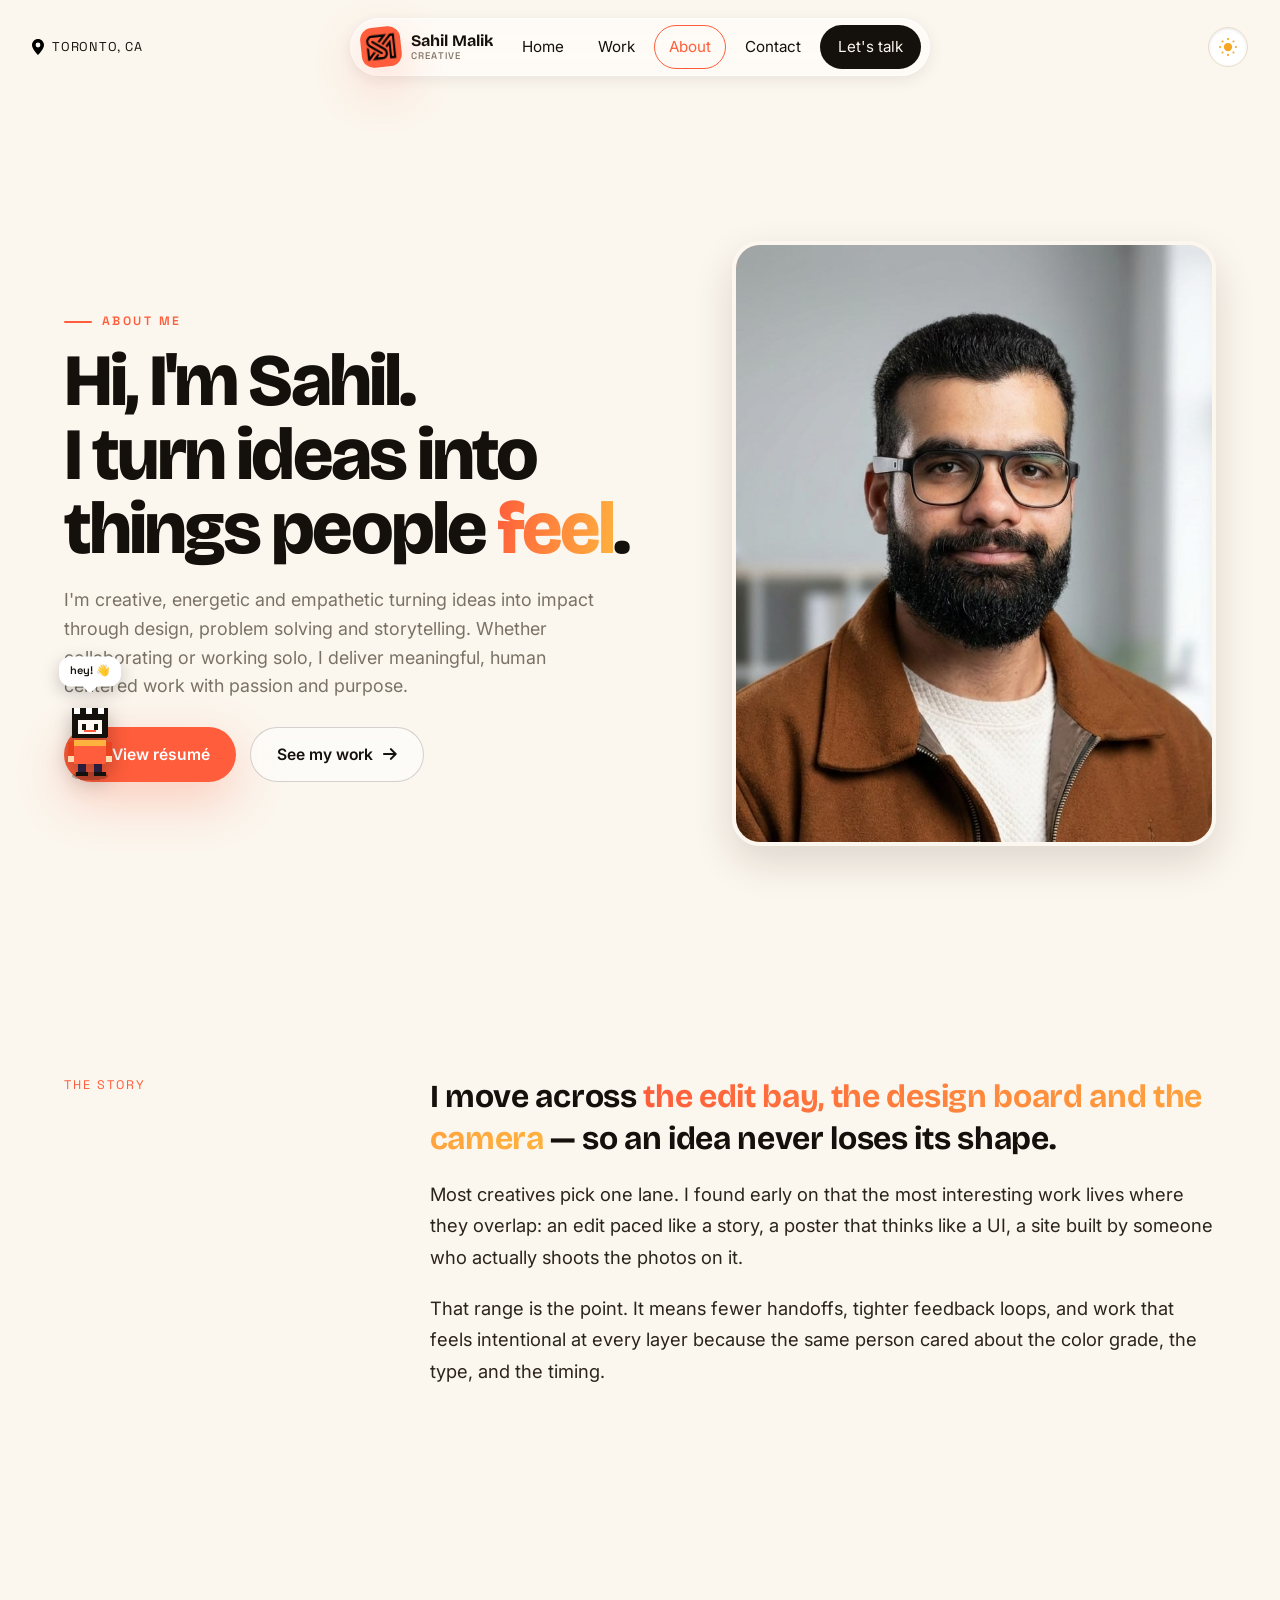
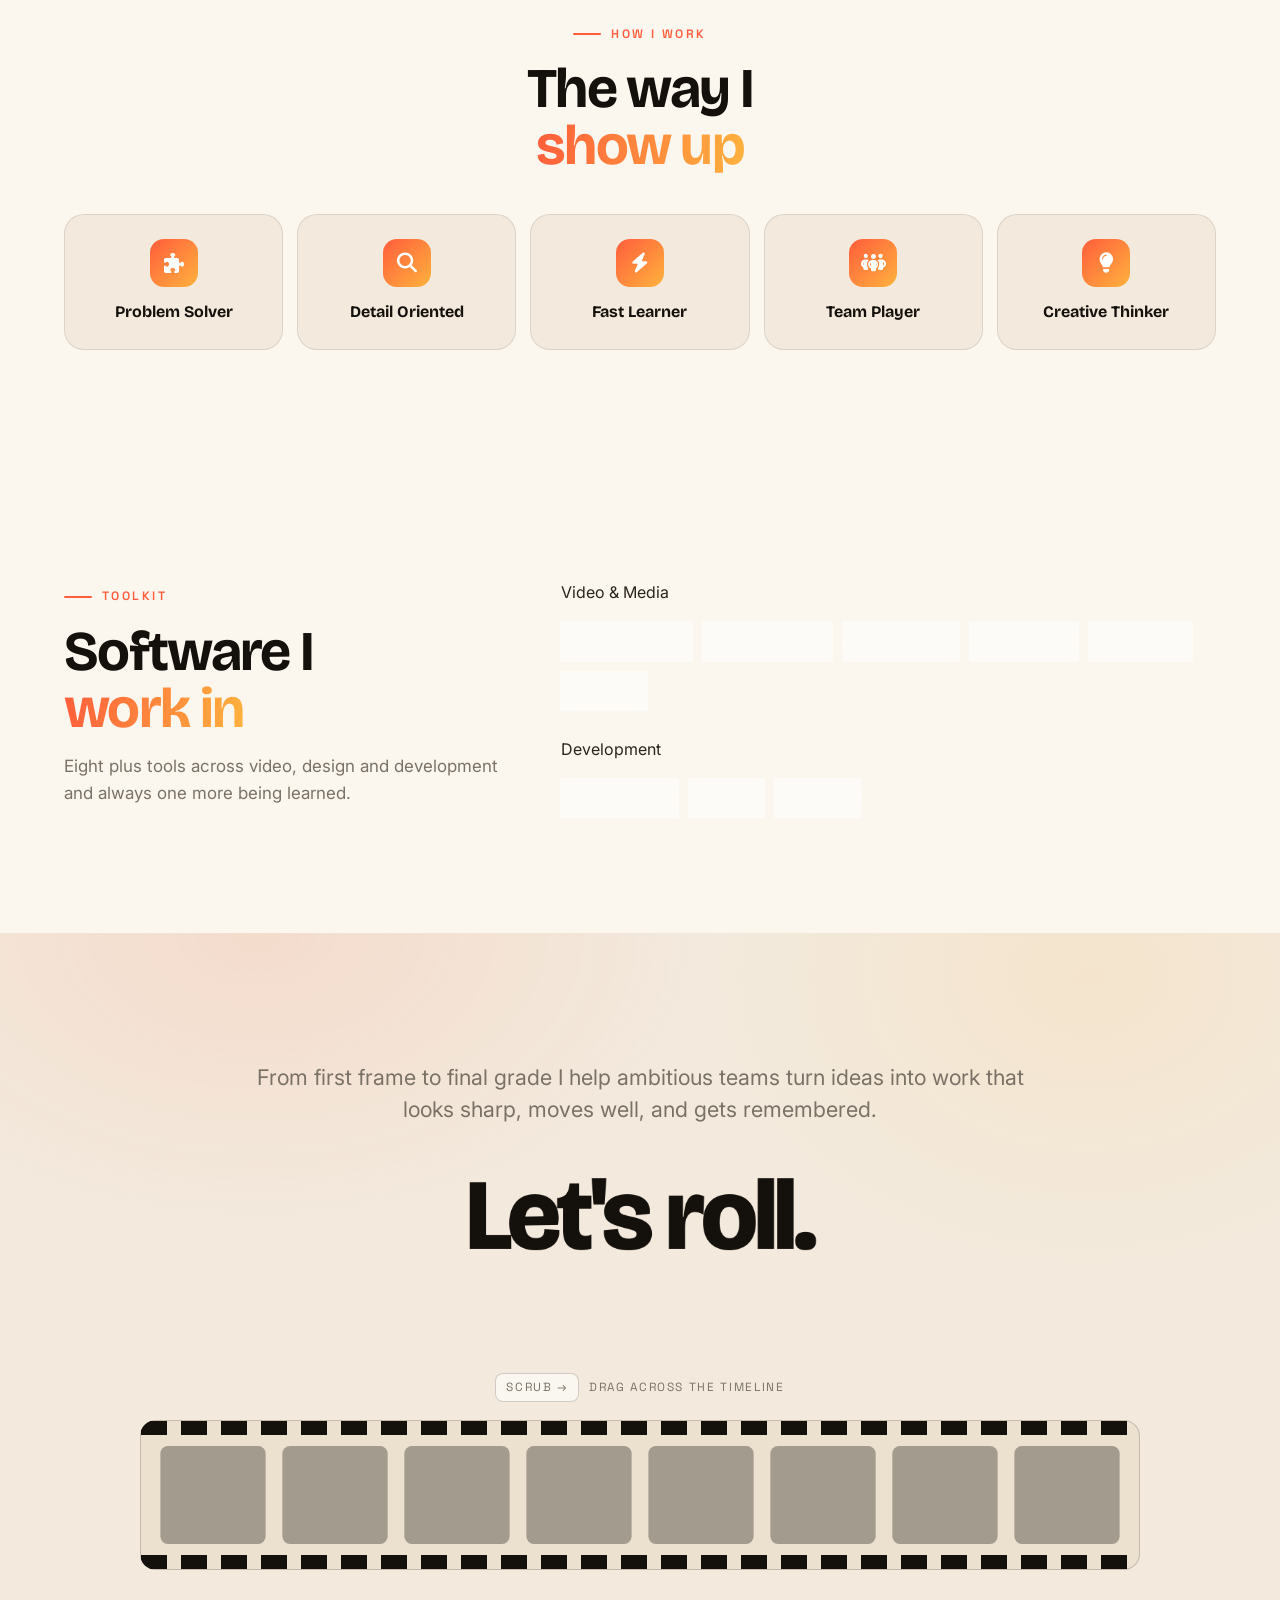
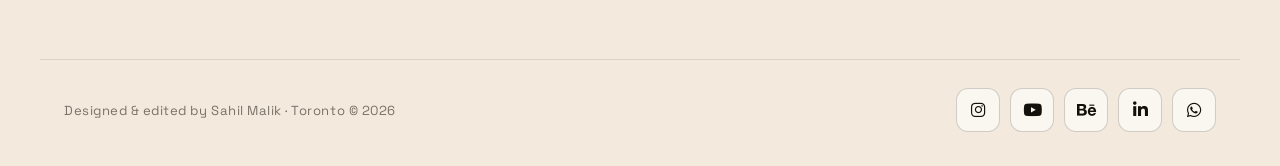
<file: about.html>
<!DOCTYPE html>
<html lang="en">
<head>
  <meta charset="UTF-8" />
  <meta name="viewport" content="width=device-width, initial-scale=1.0" />
  <title>About — Sahil Malik</title>
  <meta name="description" content="About Sahil Malik a multidisciplinary creative based in Toronto working across video, VFX, design and web development." />
  <link rel="icon" href="image/logo.png" />
  <link rel="stylesheet" href="css/site.css" />
  <link rel="stylesheet" href="css/footer.css" />
  <link rel="stylesheet" href="css/pages.css" />
  <link rel="stylesheet" href="https://cdnjs.cloudflare.com/ajax/libs/font-awesome/6.5.2/css/all.min.css" />
</head>
<body>
  <script>if(localStorage.getItem('theme')==='night')document.body.classList.add('night');</script>
  <site-nav></site-nav>

  <main>
    <section class="section container" data-navbg="light">
      <div class="about-hero">
        <div>
          <span class="eyebrow reveal">About me</span>
          <h1 class="reveal" style="--reveal-delay:.08s">Hi, I'm Sahil.<br>I turn ideas into<br>things people <span class="grad-text">feel</span>.</h1>
          <p class="lead reveal" style="--reveal-delay:.16s">I'm creative, energetic and empathetic turning ideas into impact through design, problem solving and storytelling. Whether collaborating or working solo, I deliver meaningful, human centered work with passion and purpose.</p>
          <div class="hero-actions reveal" style="--reveal-delay:.24s;margin-top:26px;display:flex;gap:14px;flex-wrap:wrap">
            <button class="btn btn-primary" data-modal data-type="pdf" data-src="image/SAHIL RESUME.pdf" data-title="Sahil Malik — Résumé" data-tag="PDF" data-link="image/SAHIL RESUME.pdf" data-link-label="Download PDF"><i class="fa-regular fa-file-lines"></i> View résumé</button>
            <a href="work.html" class="btn btn-ghost">See my work <i class="fa-solid fa-arrow-right"></i></a>
          </div>
        </div>
        <div class="about-portrait reveal" style="--reveal-delay:.16s">
          <span class="glow" aria-hidden="true"></span>
          <img src="image/sahil.jpeg" alt="Portrait of Sahil Malik" />
        </div>
      </div>
    </section>

    <section class="section container">
      <div class="story">
        <div class="k reveal">The story</div>
        <div class="reveal" style="--reveal-delay:.08s">
          <p class="pull">I move across <span>the edit bay, the design board and the camera</span> — so an idea never loses its shape.</p>
          <p>Most creatives pick one lane. I found early on that the most interesting work lives where they overlap: an edit paced like a story, a poster that thinks like a UI, a site built by someone who actually shoots the photos on it.</p>
          <p>That range is the point. It means fewer handoffs, tighter feedback loops, and work that feels intentional at every layer because the same person cared about the color grade, the type, and the timing.</p>
        </div>
      </div>
    </section>

    <section class="section container">
      <div class="center reveal" style="max-width:600px;margin-inline:auto;text-align:center">
        <span class="eyebrow center">How I work</span>
        <h2 class="section-title">The way I<br><span class="grad-text">show up</span></h2>
      </div>
      <div class="trait-cards" style="margin-top:40px">
        <div class="trait-card reveal"><div class="ic"><i class="fa-solid fa-puzzle-piece"></i></div><h4>Problem Solver</h4></div>
        <div class="trait-card reveal" style="--reveal-delay:.08s"><div class="ic"><i class="fa-solid fa-magnifying-glass"></i></div><h4>Detail Oriented</h4></div>
        <div class="trait-card reveal" style="--reveal-delay:.16s"><div class="ic"><i class="fa-solid fa-bolt"></i></div><h4>Fast Learner</h4></div>
        <div class="trait-card reveal" style="--reveal-delay:.24s"><div class="ic"><i class="fa-solid fa-people-group"></i></div><h4>Team Player</h4></div>
        <div class="trait-card reveal" style="--reveal-delay:.32s"><div class="ic"><i class="fa-solid fa-lightbulb"></i></div><h4>Creative Thinker</h4></div>
      </div>
    </section>

    <section class="section container">
      <div class="skills-wrap" style="display:grid;grid-template-columns:0.8fr 1.2fr;gap:clamp(30px,5vw,60px);align-items:start">
        <div class="reveal">
          <span class="eyebrow">Toolkit</span>
          <h2 class="section-title">Software I<br><span class="grad-text">work in</span></h2>
          <p class="section-lead">Eight plus tools across video, design and development and always one more being learned.</p>
        </div>
        <div class="reveal" style="--reveal-delay:.08s">
          <div class="cat-note" style="margin-bottom:16px"><span>Video & Media</span></div>
          <div style="display:flex;flex-wrap:wrap;gap:10px;margin-bottom:26px">
            <span class="chip"><span class="dot"></span> Premiere Pro</span>
            <span class="chip"><span class="dot"></span> After Effects</span>
            <span class="chip"><span class="dot"></span> Photoshop</span>
            <span class="chip"><span class="dot"></span> Illustrator</span>
            <span class="chip"><span class="dot"></span> InDesign</span>
            <span class="chip"><span class="dot"></span> Figma</span>
          </div>
          <div class="cat-note" style="margin-bottom:16px"><span>Development</span></div>
          <div style="display:flex;flex-wrap:wrap;gap:10px">
            <span class="chip"><span class="dot"></span> JavaScript</span>
            <span class="chip"><span class="dot"></span> CSS</span>
            <span class="chip"><span class="dot"></span> HTML</span>
          </div>
        </div>
      </div>
    </section>
  </main>

  <site-footer></site-footer>
  <script src="js/site.js" defer></script>
</body>
</html>
</file>
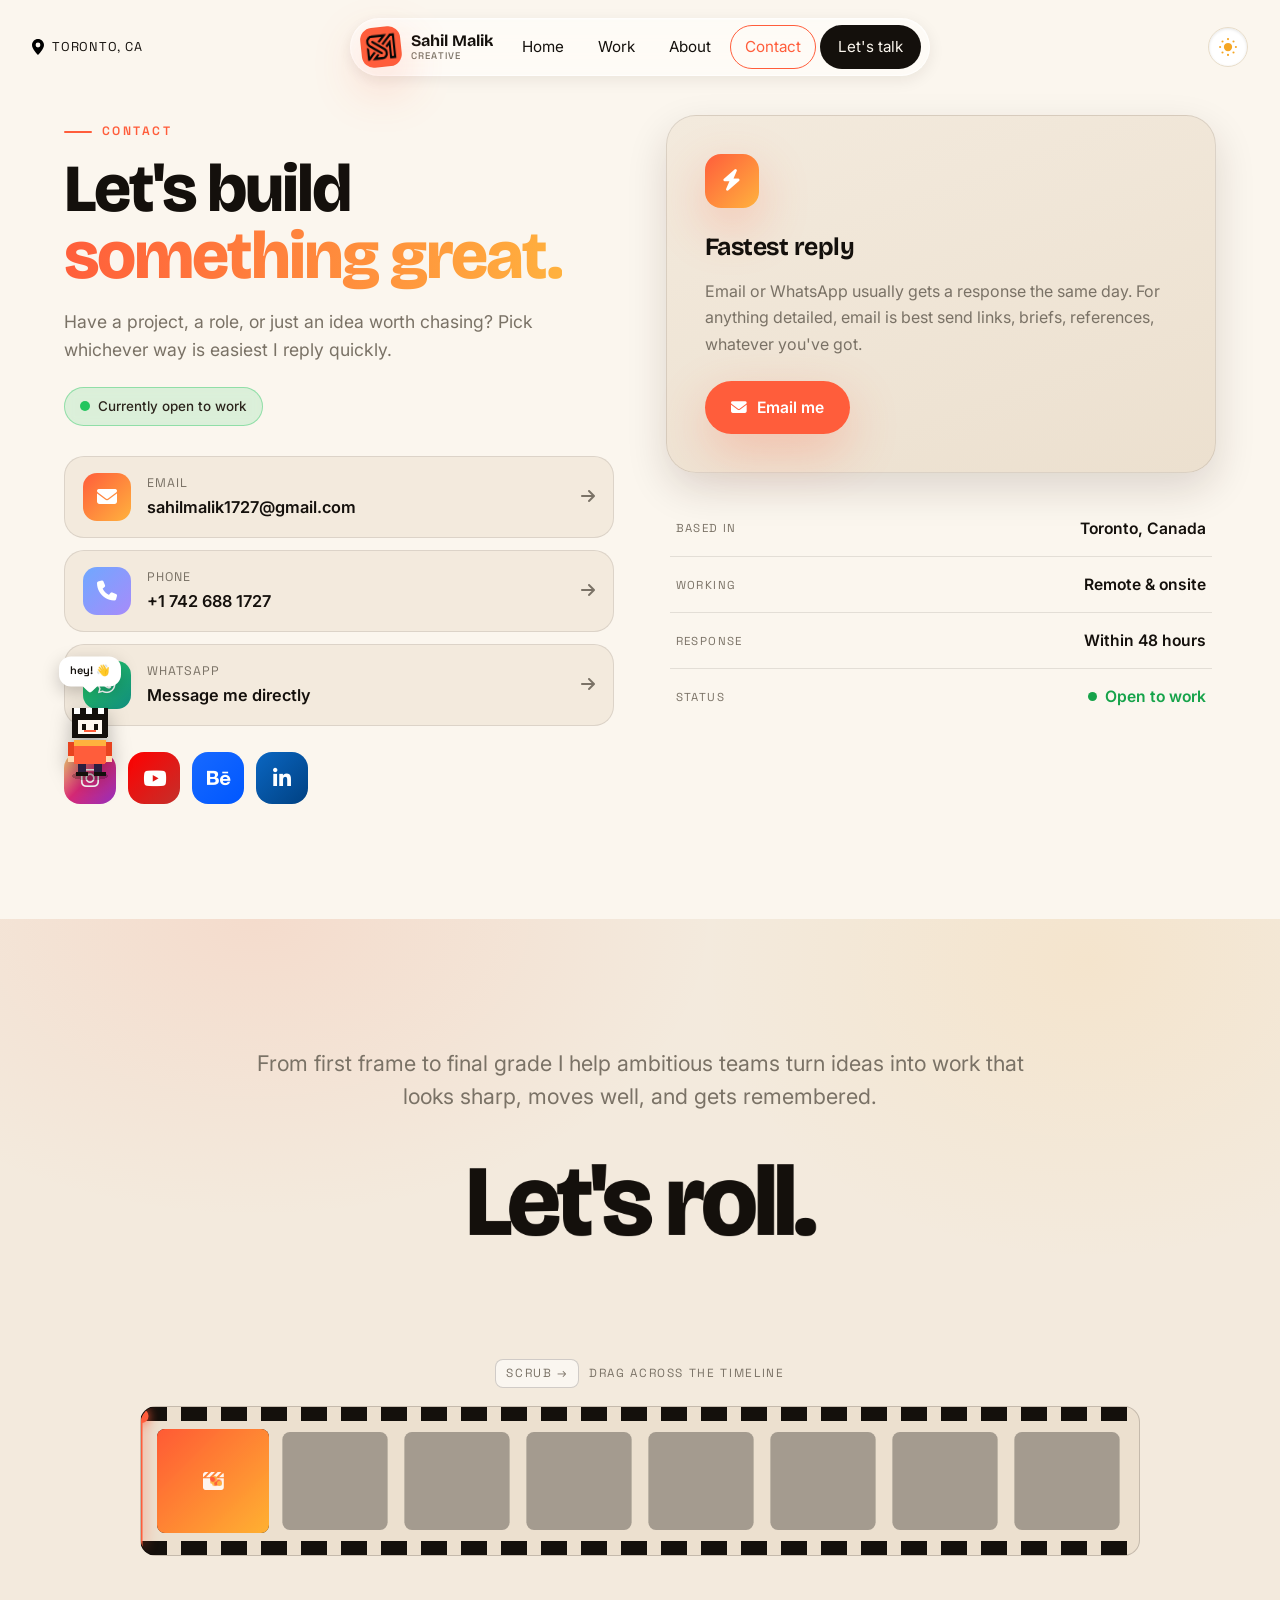
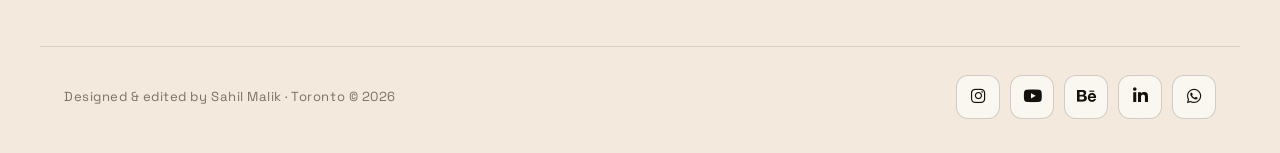
<file: contact.html>
<!DOCTYPE html>
<html lang="en">
<head>
  <meta charset="UTF-8" />
  <meta name="viewport" content="width=device-width, initial-scale=1.0" />
  <title>Contact — Sahil Malik</title>
  <meta name="description" content="Get in touch with Sahil Malik — email, phone, WhatsApp or the contact form. Open to work and new projects." />
  <link rel="icon" href="image/logo.png" />
  <link rel="stylesheet" href="css/site.css" />
  <link rel="stylesheet" href="css/footer.css" />
  <link rel="stylesheet" href="css/pages.css" />
  <link rel="stylesheet" href="https://cdnjs.cloudflare.com/ajax/libs/font-awesome/6.5.2/css/all.min.css" />
</head>
<body>
  <script>if(localStorage.getItem('theme')==='night')document.body.classList.add('night');</script>
  <site-nav></site-nav>

  <main>
    <section class="section container" data-navbg="light">
      <div class="contact-grid">
        <div>
          <div class="contact-intro reveal">
            <span class="eyebrow">Contact</span>
            <h1>Let's build<br><span class="grad-text">something great.</span></h1>
            <p class="lead">Have a project, a role, or just an idea worth chasing? Pick whichever way is easiest I reply quickly.</p>
            <span class="chip" style="margin-top:22px;background:rgba(34,197,94,.14);border-color:rgba(34,197,94,.4)"><span style="width:10px;height:10px;border-radius:50%;background:#22c55e;display:inline-block"></span> Currently open to work</span>
          </div>
          <div class="contact-methods">
            <a class="cm reveal" href="mailto:sahilmalik1727@gmail.com"><span class="ic ic-mail"><i class="fa-solid fa-envelope"></i></span><span class="info"><small>Email</small><b>sahilmalik1727@gmail.com</b></span><span class="arrow"><i class="fa-solid fa-arrow-right"></i></span></a>
            <a class="cm reveal" style="--reveal-delay:.08s" href="tel:+17426881727"><span class="ic ic-phone"><i class="fa-solid fa-phone"></i></span><span class="info"><small>Phone</small><b>+1 742 688 1727</b></span><span class="arrow"><i class="fa-solid fa-arrow-right"></i></span></a>
            <a class="cm reveal" style="--reveal-delay:.16s" href="https://wa.me/17426881727" target="_blank" rel="noopener"><span class="ic ic-wa"><i class="fa-brands fa-whatsapp"></i></span><span class="info"><small>WhatsApp</small><b>Message me directly</b></span><span class="arrow"><i class="fa-solid fa-arrow-right"></i></span></a>
          </div>
          <div class="social-row reveal" style="--reveal-delay:.16s">
            <a href="https://instagram.com/sahil_malik1727" target="_blank" rel="noopener" class="ic-insta" aria-label="Instagram"><i class="fa-brands fa-instagram"></i></a>
            <a href="https://www.youtube.com/@sahil_1.7.2.7" target="_blank" rel="noopener" class="ic-yt" aria-label="YouTube"><i class="fa-brands fa-youtube"></i></a>
            <a href="https://www.behance.net/sahilmalik42" target="_blank" rel="noopener" class="ic-be" aria-label="Behance"><i class="fa-brands fa-behance"></i></a>
            <a href="https://www.linkedin.com/in/sahil-malik1727" target="_blank" rel="noopener" class="ic-li" aria-label="LinkedIn"><i class="fa-brands fa-linkedin-in"></i></a>
          </div>
        </div>

        <aside class="contact-side reveal" style="--reveal-delay:.08s">
          <div class="cs-card">
            <span class="cs-badge"><i class="fa-solid fa-bolt"></i></span>
            <h3>Fastest reply</h3>
            <p>Email or WhatsApp usually gets a response the same day. For anything detailed, email is best send links, briefs, references, whatever you've got.</p>
            <a class="btn btn-primary" href="mailto:sahilmalik1727@gmail.com"><i class="fa-solid fa-envelope"></i> Email me</a>
          </div>
          <div class="cs-meta">
            <div class="cs-row"><span class="cs-k">Based in</span><span class="cs-v">Toronto, Canada</span></div>
            <div class="cs-row"><span class="cs-k">Working</span><span class="cs-v">Remote &amp; onsite</span></div>
            <div class="cs-row"><span class="cs-k">Response</span><span class="cs-v">Within 48 hours</span></div>
            <div class="cs-row"><span class="cs-k">Status</span><span class="cs-v cs-open"><span class="cs-dot"></span> Open to work</span></div>
          </div>
        </aside>
      </div>
    </section>
  </main>

  <site-footer></site-footer>
  <script src="js/site.js" defer></script>
</body>
</html>
</file>
<file: css/site.css>
/* ════════════════════════════════════════════════════════════════════
   site.css — shared chrome + design system for Sahil Malik's portfolio
   "Creative Studio" — warm, premium, light-first with a rich dark mode.
   Signature: day/night toggle, luminance-aware glass nav, film loader,
   dot cursor, contact drawer, and the Cutting-Room footer (its own file).
   ════════════════════════════════════════════════════════════════════ */

/* ── Fonts ── */
@import url('https://fonts.googleapis.com/css2?family=Bricolage+Grotesque:opsz,wght@12..96,400;12..96,500;12..96,600;12..96,700;12..96,800&family=Inter:wght@300;400;500;600;700&family=Space+Grotesk:wght@400;500;600;700&display=swap');

/* ════ COLOR SYSTEM ════
   Tier 1 = raw palette. Tier 2 = semantic tokens (LIGHT in :root, DARK re-pointed
   in body.night). Reference var(--role) everywhere so theme swap only re-points. */
:root {
  /* Tier 1 — palette */
  --c-paper:    #fbf6ee;   /* warm gallery cream (page) */
  --c-paper-2:  #f3eadd;   /* raised warm surface */
  --c-paper-3:  #ece0cf;   /* deeper warm panel */
  --c-ink:      #14100c;   /* espresso near-black */
  --c-ink-2:    #3b3227;   /* softer ink */
  --c-white:    #ffffff;
  --c-coral:    #ff5d3b;   /* PRIMARY — electric coral-orange */
  --c-coral-d:  #e8431f;   /* pressed coral */
  --c-amber:    #ffb23e;   /* SECONDARY — golden amber */
  --c-clay:     #c6683e;   /* muted terracotta */
  --c-plum:     #2a1e3f;   /* deep aubergine */
  --c-plum-2:   #17121f;   /* aubergine-black (dark bg) */
  --c-plum-3:   #241a33;   /* dark raised */
  --c-sky:      #6fa8ff;   /* cool pop (links/glow) */

  /* Tier 2 — semantic (LIGHT) */
  --bg-base:        var(--c-paper);
  --surface-raised: var(--c-paper-2);
  --surface-2:      var(--c-paper-3);
  --text-heading:   var(--c-ink);
  --text-body:      #2b241c;
  --text-muted:     #7a7266;
  --accent:         var(--c-coral);
  --accent-2:       var(--c-amber);
  --accent-quiet:   var(--c-clay);
  --line:           rgba(20,16,12,0.10);
  --line-strong:    rgba(20,16,12,0.18);
  --hero-from:      #ffd9b0;   /* warm sunrise wash */
  --hero-to:        #ffe9cf;
  --nav-ink:        var(--c-ink);
  --toggle-track:   var(--c-white);
  --toggle-border:  #e7dcc9;
  --toggle-knob:    var(--c-amber);
  --focus-ring:     var(--c-ink);
  --glass:          rgba(255,255,255,0.55);
  --glass-border:   rgba(255,255,255,0.65);

  /* shadows */
  --sh-sm: 0 4px 16px rgba(40,24,12,0.08);
  --sh-md: 0 16px 40px rgba(40,24,12,0.14);
  --sh-glow: 0 18px 50px rgba(255,93,59,0.28);

  --nav-h: 76px;
  --maxw: 1200px;
  --radius: 20px;
  --radius-lg: 30px;
  --pill: 999px;

  --font-display: 'Bricolage Grotesque', system-ui, sans-serif;
  --font-body: 'Inter', system-ui, sans-serif;
  --font-mono: 'Space Grotesk', ui-monospace, monospace;
}

/* ════ NIGHT THEME — re-point Tier-2 tokens ════ */
body.night {
  --bg-base:        var(--c-plum-2);
  --surface-raised: var(--c-plum-3);
  --surface-2:      #2d2240;
  --text-heading:   var(--c-paper);
  --text-body:      #e9e0d4;
  --text-muted:     #a99f92;
  --accent:         var(--c-coral);
  --accent-2:       var(--c-amber);
  --accent-quiet:   #e08a5f;
  --line:           rgba(255,246,238,0.12);
  --line-strong:    rgba(255,246,238,0.20);
  --hero-from:      #3a2a55;
  --hero-to:        #1d1530;
  --nav-ink:        var(--c-paper);
  --toggle-track:   #1c1530;
  --toggle-border:  #3a2f4d;
  --toggle-knob:    var(--c-paper);
  --focus-ring:     var(--c-paper);
  --glass:          rgba(36,26,51,0.55);
  --glass-border:   rgba(255,246,238,0.14);
  --sh-sm: 0 4px 16px rgba(0,0,0,0.3);
  --sh-md: 0 16px 40px rgba(0,0,0,0.45);
}

/* ── Reset / base ── */
*, *::before, *::after { box-sizing: border-box; margin: 0; padding: 0; }
html { scroll-behavior: smooth; -webkit-text-size-adjust: 100%; overscroll-behavior-y: none; overflow-x: clip; }
body {
  font-family: var(--font-body);
  background: var(--bg-base);
  color: var(--text-body);
  line-height: 1.6;
  overflow-x: clip;
  max-width: 100%;
  overscroll-behavior-y: none;
  -webkit-font-smoothing: antialiased;
  transition: background-color .5s ease, color .5s ease;
}
img { display: block; max-width: 100%; }
a { color: inherit; text-decoration: none; }
button { font: inherit; cursor: pointer; border: none; background: none; color: inherit; }
ul { list-style: none; }
::selection { background: var(--accent); color: #fff; }
:focus-visible { outline: 3px solid var(--focus-ring); outline-offset: 3px; border-radius: 6px; }
::-webkit-scrollbar { width: 10px; }
::-webkit-scrollbar-track { background: transparent; }
::-webkit-scrollbar-thumb { background: var(--accent); border-radius: 99px; border: 3px solid var(--bg-base); }

.sr-only { position: absolute; width: 1px; height: 1px; padding: 0; margin: -1px; overflow: hidden; clip: rect(0 0 0 0); white-space: nowrap; border: 0; }

/* ── Layout helpers ── */
.container { width: 100%; max-width: var(--maxw); margin-inline: auto; padding-inline: 24px; }
.section { padding-block: clamp(64px, 9vw, 128px); position: relative; }

.eyebrow {
  display: inline-flex; align-items: center; gap: 10px;
  font-family: var(--font-mono); font-size: 0.76rem; font-weight: 600;
  letter-spacing: 0.2em; text-transform: uppercase; color: var(--accent);
}
.eyebrow::before { content: ""; width: 28px; height: 2px; background: var(--accent); border-radius: 2px; }
.eyebrow.center { justify-content: center; }

.section-title {
  font-family: var(--font-display); font-weight: 700;
  font-size: clamp(2rem, 5.2vw, 3.5rem); line-height: 1.02;
  letter-spacing: -0.03em; color: var(--text-heading); margin-top: 16px;
}
.section-lead { color: var(--text-muted); max-width: 56ch; margin-top: 16px; font-size: 1.06rem; }

.accent-text { color: var(--accent); }
.grad-text {
  background: linear-gradient(100deg, var(--c-coral), var(--c-amber));
  -webkit-background-clip: text; background-clip: text; -webkit-text-fill-color: transparent; color: transparent;
}

/* ── Buttons ── */
.btn {
  display: inline-flex; align-items: center; gap: 10px;
  padding: 14px 26px; border-radius: var(--pill);
  font-weight: 600; font-size: 0.98rem;
  transition: transform .25s cubic-bezier(.2,.8,.2,1), box-shadow .25s, background-color .25s, color .25s;
  will-change: transform;
}
.btn-primary { background: var(--accent); color: #fff; box-shadow: var(--sh-glow); }
.btn-primary:hover { transform: translateY(-3px); background: var(--c-coral-d); }
.btn-ghost { background: var(--glass); color: var(--text-heading); border: 1.5px solid var(--line-strong); backdrop-filter: blur(8px); }
.btn-ghost:hover { transform: translateY(-3px); border-color: var(--accent); }
.btn-dark { background: var(--text-heading); color: var(--bg-base); }
.btn-dark:hover { transform: translateY(-3px); box-shadow: var(--sh-md); }

/* ════ NAV ════ */
site-nav, site-footer { display: contents; }

#nav {
  position: fixed; top: 0; left: 0; right: 0; z-index: 100;
  display: flex; align-items: center; justify-content: space-between;
  gap: 16px; padding: 18px 32px 0;
}
.nav-side { display: flex; align-items: center; gap: 8px; width: 200px; font-size: 0.95rem; color: var(--nav-ink); transition: color .35s ease; }
.nav-side .pin { width: 12px; height: 16px; transition: filter .35s ease; }
.nav-loc { font-family: var(--font-mono); font-size: 0.8rem; letter-spacing: 0.06em; }

/* glass pill */
.nav-pill {
  display: flex; align-items: center; gap: 8px;
  height: 58px; padding: 0 8px 0 10px;
  border-radius: var(--pill);
  background: var(--glass); border: 1px solid var(--glass-border);
  backdrop-filter: blur(14px) saturate(140%); -webkit-backdrop-filter: blur(14px) saturate(140%);
  box-shadow: inset 0 1px 0 rgba(255,255,255,0.4), var(--sh-sm);
  transition: gap .45s cubic-bezier(.4,0,.2,1);
}
.nav-brand { display: flex; align-items: center; gap: 10px; padding-right: 6px; }
.nav-mark {
  width: 40px; height: 40px; border-radius: 12px; flex: none;
  display: grid; place-items: center; overflow: hidden;
  background: var(--accent); color: #fff;
  font-family: var(--font-display); font-weight: 800; font-size: 1.05rem;
  box-shadow: var(--sh-glow); transform: rotate(-6deg); transition: transform .3s;
}
.nav-mark img { width: 100%; height: 100%; object-fit: cover; display: block; }
.nav-brand:hover .nav-mark { transform: rotate(6deg) scale(1.05); }
.nav-brand-name { font-family: var(--font-display); font-weight: 700; font-size: 1rem; color: var(--nav-ink); line-height: 1; }
.nav-brand-name small { display: block; font-family: var(--font-mono); font-weight: 500; font-size: 0.6rem; letter-spacing: 0.12em; text-transform: uppercase; color: var(--text-muted); margin-top: 3px; }

.avail-tag { display: flex; align-items: center; max-width: 0; opacity: 0; overflow: hidden; white-space: nowrap; margin-left: -8px; transition: max-width .45s cubic-bezier(.4,0,.2,1), opacity .25s ease, margin-left .45s cubic-bezier(.4,0,.2,1); }
.nav-pill.compact .avail-tag { max-width: 200px; opacity: 1; margin-left: 4px; }
.avail-dot { position: relative; width: 9px; height: 9px; border-radius: 50%; background: #22c55e; flex: none; margin-left: -8px; margin-right: -9px; opacity: 0; transition: opacity .25s ease .3s, margin .45s cubic-bezier(.4,0,.2,1); }
.nav-pill.compact .avail-dot { opacity: 1; margin-left: 6px; margin-right: 0; }
.avail-dot::after { content: ""; position: absolute; inset: -4px; border-radius: 50%; border: 2px solid #22c55e; opacity: 0; animation: pulse 1.8s cubic-bezier(.4,0,.6,1) infinite; }
@keyframes pulse { 0% { transform: scale(.6); opacity: .8; } 100% { transform: scale(2.2); opacity: 0; } }
.avail-text { font-size: 0.85rem; color: var(--text-body); padding-right: 6px; }

.nav-links { display: flex; align-items: center; gap: 4px; max-width: 640px; opacity: 1; overflow: visible; transition: max-width .45s cubic-bezier(.4,0,.2,1), opacity .2s ease; }
.nav-pill.compact .nav-links { max-width: 0; opacity: 0; overflow: hidden; }
.nav-link { padding: 9px 14px; font-size: 0.95rem; color: var(--nav-ink); border-radius: var(--pill); border: 1px solid transparent; transition: border-color .18s ease, background-color .18s; white-space: nowrap; }
.nav-link:hover, .nav-link.active { border-color: currentColor; }
.nav-link.active { color: var(--accent); }

.nav-cta { display: flex; align-items: center; gap: 8px; background: var(--text-heading); color: var(--bg-base); border-radius: var(--pill); padding: 10px 18px; font-size: 0.95rem; white-space: nowrap; transition: transform .18s cubic-bezier(.34,1.56,.64,1), box-shadow .2s; }
.nav-cta:hover { transform: scale(1.04); box-shadow: var(--sh-md); }

.nav-side.right { justify-content: flex-end; width: 200px; gap: 10px; }

/* day/night toggle — clipped disc, sun sets / moon rises */
.day-toggle { position: relative; width: 40px; height: 40px; border-radius: 50%; background: var(--toggle-track); border: 1px solid var(--toggle-border); box-shadow: inset 0 1px 3px rgba(0,0,0,0.1); overflow: hidden; transition: background-color .35s, border-color .35s, transform .2s; }
.day-toggle:hover { transform: scale(1.07); }
.day-toggle:active { transform: scale(0.94); }
.toggle-ico { position: absolute; top: 50%; left: 50%; width: 22px; height: 22px; transition: transform .5s cubic-bezier(.34,1.4,.5,1); will-change: transform; }
.ico-sun { color: #f5a623; transform: translate(-50%,-50%); }
.ico-moon { color: #f2ead6; transform: translate(-50%,-220%); }
body.night .ico-sun { transform: translate(-50%,120%); }
body.night .ico-moon { transform: translate(-50%,-50%); }

.nav-burger { display: none; position: relative; width: 40px; height: 40px; border-radius: 50%; background: var(--toggle-track); border: 1px solid var(--toggle-border); box-shadow: inset 0 1px 3px rgba(0,0,0,0.1); color: var(--nav-ink); transition: transform .2s; }
.nav-burger span { position: absolute; left: 50%; top: 50%; width: 18px; height: 2px; margin: -1px 0 0 -9px; background: currentColor; border-radius: 2px; transition: transform .4s cubic-bezier(.68,-.25,.27,1.25); }
.nav-burger span:nth-child(1) { transform: translateY(-4px); }
.nav-burger span:nth-child(2) { transform: translateY(4px); }
.nav-burger[aria-expanded="true"] span:nth-child(1) { transform: translateY(0) rotate(45deg); }
.nav-burger[aria-expanded="true"] span:nth-child(2) { transform: translateY(0) rotate(-45deg); }

/* nav luminance contrast (set by JS) */
#nav.nav-on-dark { --nav-ink: var(--c-paper); }
#nav.nav-on-light { --nav-ink: var(--c-ink); }
#nav.nav-on-dark .nav-side .pin { filter: brightness(0) invert(1); }
#nav.nav-on-light .nav-side .pin { filter: brightness(0); }

/* scrolled state */
#nav.scrolled .nav-pill { box-shadow: inset 0 1px 0 rgba(255,255,255,0.4), var(--sh-md); }

/* ════ MOBILE MENU OVERLAY ════ */
.menu-overlay { position: fixed; inset: 0; z-index: 90; display: flex; flex-direction: column; justify-content: center; padding: 48px 32px; background: radial-gradient(ellipse 900px 1200px at 70% 20%, var(--hero-from), var(--hero-to)); opacity: 0; pointer-events: none; transition: opacity .35s ease; }
.menu-overlay.open { opacity: 1; pointer-events: auto; }
#nav.menu-open { z-index: 100; }
.menu-links { display: flex; flex-direction: column; gap: 6px; }
.menu-link { display: flex; align-items: baseline; gap: 16px; padding: 8px 0; opacity: 0; transform: translateY(24px); transition: opacity .4s ease, transform .5s cubic-bezier(.22,1,.36,1); }
.menu-overlay.open .menu-link { opacity: 1; transform: none; }
.menu-overlay.open .menu-links li:nth-child(1) .menu-link { transition-delay: .08s; }
.menu-overlay.open .menu-links li:nth-child(2) .menu-link { transition-delay: .16s; }
.menu-overlay.open .menu-links li:nth-child(3) .menu-link { transition-delay: .24s; }
.menu-overlay.open .menu-links li:nth-child(4) .menu-link { transition-delay: .32s; }
.menu-link .num { font-family: var(--font-mono); font-size: 0.85rem; letter-spacing: 0.1em; color: var(--accent); }
.menu-link .word { font-family: var(--font-display); font-weight: 700; font-size: clamp(44px, 13vw, 72px); color: var(--text-heading); letter-spacing: -0.02em; line-height: 1.05; }
.menu-link:hover .word { color: var(--accent); }
.menu-footer { position: absolute; bottom: 40px; left: 32px; font-family: var(--font-mono); font-size: 0.75rem; letter-spacing: 0.1em; color: var(--text-muted); }
.menu-social { position: absolute; bottom: 36px; right: 32px; display: flex; gap: 14px; }
.menu-social a { width: 46px; height: 46px; border-radius: 14px; display: grid; place-items: center; font-size: 1.15rem; background: var(--glass); border: 1px solid var(--glass-border); color: var(--text-heading); transition: .25s; }
.menu-social a:hover { background: var(--accent); color: #fff; transform: translateY(-3px); }

/* ── Chips / tags ── */
.chip { display: inline-flex; align-items: center; gap: 8px; padding: 8px 15px; border-radius: var(--pill); font-size: 0.84rem; font-weight: 500; background: var(--glass); border: 1px solid var(--line-strong); backdrop-filter: blur(6px); color: var(--text-body); }
.chip .dot { width: 8px; height: 8px; border-radius: 50%; background: var(--accent); }

/* ── Generic card ── */
.card { background: var(--surface-raised); border: 1px solid var(--line); border-radius: var(--radius); box-shadow: var(--sh-sm); transition: transform .35s cubic-bezier(.2,.8,.2,1), box-shadow .35s; }
.card:hover { transform: translateY(-6px); box-shadow: var(--sh-md); }

/* ── Marquee ── */
.marquee { overflow: hidden; padding-block: 24px; border-block: 1px solid var(--line); background: var(--surface-raised); }
.marquee-track { display: flex; gap: 40px; width: max-content; animation: scrollX 28s linear infinite; }
.marquee:hover .marquee-track { animation-play-state: paused; }
.marquee-item { display: inline-flex; align-items: center; gap: 14px; font-family: var(--font-display); font-weight: 700; font-size: 1.5rem; color: var(--text-heading); white-space: nowrap; }
.marquee-item .star { color: var(--accent); font-size: 0.9rem; }
@keyframes scrollX { to { transform: translateX(-50%); } }

/* ── Reveal on scroll ── */
.reveal { opacity: 0; transform: translateY(28px); transition: opacity .8s cubic-bezier(.22,.61,.36,1), transform .8s cubic-bezier(.22,.61,.36,1); transition-delay: var(--reveal-delay, 0s); }
.reveal.is-visible { opacity: 1; transform: none; }
@media (prefers-reduced-motion: reduce) { .reveal { opacity: 1; transform: none; transition: none; } }

/* ════ FILM COUNTDOWN LOADER ════ */
html.pl-lock, body.pl-lock { overflow: hidden; }
#page-loader { position: fixed; inset: 0; z-index: 9999; display: grid; place-items: center; background: var(--bg-base); transition: opacity .5s ease; }
#page-loader.is-hiding { opacity: 0; pointer-events: none; }
.pl-leader { position: relative; width: 150px; height: 150px; }
.pl-ring { position: absolute; inset: 0; border-radius: 50%; border: 2px solid var(--line-strong); }
.pl-cross::before, .pl-cross::after { content: ""; position: absolute; background: var(--line-strong); }
.pl-cross::before { left: 50%; top: 0; bottom: 0; width: 1px; margin-left: -0.5px; }
.pl-cross::after { top: 50%; left: 0; right: 0; height: 1px; margin-top: -0.5px; }
/* sweep wedge */
.pl-sweep { position: absolute; inset: 0; border-radius: 50%; background: conic-gradient(var(--accent) 0deg, var(--accent) var(--sweep, 0deg), transparent var(--sweep, 0deg)); opacity: 0.16; -webkit-mask: radial-gradient(circle, transparent 0, transparent 6px, #000 7px); mask: radial-gradient(circle, transparent 0, transparent 6px, #000 7px); }
.pl-num { position: absolute; inset: 0; display: grid; place-items: center; font-family: var(--font-display); font-weight: 800; font-size: 4.4rem; color: var(--text-heading); }
.pl-label { position: absolute; left: 0; right: 0; top: calc(50% + 108px); text-align: center; font-family: var(--font-mono); font-size: 0.78rem; letter-spacing: 0.16em; text-transform: uppercase; color: var(--text-muted); }
@media (prefers-reduced-motion: reduce) { .pl-sweep { display: none; } }

/* ════ DOT CURSOR ════ */
@media (hover: hover) and (pointer: fine) {
  html.dot-cursor-on, html.dot-cursor-on body, html.dot-cursor-on * { cursor: none !important; }
  .dot-cursor { position: fixed; top: 0; left: 0; width: 12px; height: 12px; margin: -6px 0 0 -6px; border-radius: 50%; background: #fff; mix-blend-mode: difference; pointer-events: none; z-index: 2147483647; opacity: 0; will-change: transform; transition: opacity .2s ease, width .16s ease, height .16s ease, margin .16s ease; }
  .dot-cursor.on { opacity: 1; }
  .dot-cursor.hot { width: 34px; height: 34px; margin: -17px 0 0 -17px; }
  .dot-cursor.down { width: 8px; height: 8px; margin: -4px 0 0 -4px; }
  .dot-cursor.labelled { width: 96px; height: 96px; margin: -48px 0 0 -48px; }
  .dot-label { position: absolute; inset: 0; display: flex; align-items: center; justify-content: center; text-align: center; padding: 0 14px; font-family: var(--font-mono); font-weight: 600; font-size: 11px; line-height: 1.15; letter-spacing: 0.05em; text-transform: uppercase; color: #000; opacity: 0; transform: scale(.8); transition: opacity .16s ease, transform .2s cubic-bezier(.22,1,.36,1); }
  .dot-cursor.labelled .dot-label { opacity: 1; transform: scale(1); }
  body:has(.ft-cursor.on) .dot-cursor { opacity: 0; }
}

/* ════ CONTACT DRAWER ════ */
.contact-scrim { position: fixed; inset: 0; z-index: 400; background: rgba(10,7,15,0.5); backdrop-filter: blur(3px); opacity: 0; pointer-events: none; transition: opacity .4s ease; }
.contact-scrim.open { opacity: 1; pointer-events: auto; }
.contact-drawer { --cd-pad-x: 44px; position: fixed; top: 0; right: 0; bottom: 0; z-index: 401; width: min(540px, 100%); display: flex; flex-direction: column; background: var(--bg-base); box-shadow: -32px 0 64px -32px rgba(20,10,30,0.5); transform: translateX(100%); visibility: hidden; transition: transform .55s cubic-bezier(.22,1,.36,1), visibility 0s linear .55s; overflow-y: auto; overflow-x: hidden; scrollbar-gutter: stable; overscroll-behavior: contain; }
.contact-drawer.open { transform: none; visibility: visible; transition: transform .55s cubic-bezier(.22,1,.36,1); }
.cd-close { position: sticky; top: 20px; align-self: flex-end; margin: 20px var(--cd-pad-x) -60px 0; z-index: 3; width: 44px; height: 44px; border-radius: 50%; border: 1px solid var(--line-strong); background: var(--glass); backdrop-filter: blur(8px); display: grid; place-items: center; flex: none; transition: transform .18s cubic-bezier(.34,1.56,.64,1); }
.cd-close:hover { transform: scale(1.08) rotate(90deg); }
.cd-close::before, .cd-close::after { content: ""; position: absolute; width: 18px; height: 2px; background: var(--text-heading); border-radius: 2px; }
.cd-close::before { transform: rotate(45deg); } .cd-close::after { transform: rotate(-45deg); }
.cd-body { display: flex; flex-direction: column; padding: 68px var(--cd-pad-x) 60px; }
.cd-eyebrow { display: flex; align-items: center; gap: 10px; font-family: var(--font-mono); font-size: 0.72rem; letter-spacing: 0.14em; text-transform: uppercase; color: var(--text-muted); }
.cd-eyebrow .cd-dot { position: relative; width: 9px; height: 9px; border-radius: 50%; background: #22c55e; }
.cd-eyebrow .cd-dot::after { content: ""; position: absolute; inset: -4px; border-radius: 50%; border: 2px solid #22c55e; opacity: 0; animation: pulse 1.8s infinite; }
.cd-title { margin: 20px 0 14px; font-family: var(--font-display); font-weight: 700; font-size: clamp(2.4rem, 7vw, 3.2rem); line-height: 1.02; letter-spacing: -0.03em; color: var(--text-heading); }
.cd-intro { max-width: 40ch; font-size: 1.02rem; color: var(--text-muted); line-height: 1.7; }
/* drawer contact cards (replaced the form) */
.cd-cards { display: flex; flex-direction: column; gap: 14px; margin-top: 34px; padding-top: 30px; border-top: 1px solid var(--line); }
.cd-card { display: flex; align-items: center; gap: 16px; padding: 18px 20px; border-radius: 18px; background: var(--surface-raised); border: 1px solid var(--line); box-shadow: var(--sh-sm); transition: transform .28s cubic-bezier(.2,.8,.2,1), box-shadow .28s, border-color .28s; }
.cd-card:hover { transform: translateX(6px); box-shadow: var(--sh-md); border-color: var(--accent); }
.cd-card-ic { width: 50px; height: 50px; border-radius: 14px; flex: none; display: grid; place-items: center; font-size: 1.2rem; color: #fff; }
.cd-card-ic.ic-mail { background: linear-gradient(135deg, var(--c-coral), var(--c-clay)); }
.cd-card-ic.ic-phone { background: linear-gradient(135deg, var(--c-amber), var(--c-coral)); }
.cd-card-ic.ic-wa { background: linear-gradient(135deg, #25d366, #128c7e); }
.cd-card-info { display: flex; flex-direction: column; gap: 3px; min-width: 0; }
.cd-card-info small { font-family: var(--font-mono); font-size: 0.66rem; letter-spacing: 0.14em; text-transform: uppercase; color: var(--text-muted); }
.cd-card-info b { font-weight: 600; font-size: 1.02rem; color: var(--text-heading); overflow: hidden; text-overflow: ellipsis; white-space: nowrap; }
.cd-card-go { margin-left: auto; color: var(--text-muted); transition: transform .28s, color .28s; }
.cd-card:hover .cd-card-go { transform: translateX(4px); color: var(--accent); }
.cd-alt { margin-top: auto; padding: 34px var(--cd-pad-x) 40px; background: var(--surface-raised); }
.cd-alt-label { font-family: var(--font-mono); font-size: 0.68rem; letter-spacing: 0.16em; text-transform: uppercase; color: var(--text-muted); margin-bottom: 16px; }
.cd-alt-social { display: flex; gap: 18px; margin-top: 20px; flex-wrap: wrap; }
.cd-alt-social a { font-family: var(--font-mono); font-size: 0.78rem; letter-spacing: 0.08em; color: var(--text-muted); transition: color .25s, transform .25s; }
.cd-alt-social a:hover { color: var(--accent); transform: translateY(-1px); }

/* ── Footer contact-trigger headline button ── */
.ft-head-btn { font: inherit; letter-spacing: inherit; color: inherit; background: none; border: none; padding: 0; cursor: pointer; transition: transform .18s cubic-bezier(.34,1.56,.64,1); }
.ft-head-btn:hover { transform: scale(1.01); }

/* ── theme dissolve ── */
::view-transition-old(root), ::view-transition-new(root) { animation-duration: .45s; animation-timing-function: ease; }
body.theme-fading, body.theme-fading * { transition: background-color .45s ease, color .45s ease, border-color .45s ease, fill .45s ease, stroke .45s ease; }
@media (prefers-reduced-motion: reduce) {
  ::view-transition-old(root), ::view-transition-new(root) { animation: none; }
  body.theme-fading, body.theme-fading * { transition: none; }
}

/* ════ RESPONSIVE — nav ════ */
@media (max-width: 1080px) {
  #nav { padding: 14px 18px 0; }
  .nav-side:not(.right) { display: none; }
  .nav-side.right { width: auto; }
  .nav-brand-name { display: none; }
}
@media (max-width: 720px) {
  .nav-link { display: none; }
  .nav-cta { display: none; }
  .nav-burger { display: grid; place-items: center; }
  .avail-tag, .avail-dot { display: none; }
  .nav-pill { gap: 6px; padding: 0 6px; }
  .contact-drawer { --cd-pad-x: 24px; }
}

/* ════ UNIVERSAL MEDIA MODAL ════ */
.smodal { position: fixed; inset: 0; z-index: 1000; display: grid; place-items: center; padding: 24px; background: rgba(10,7,15,0.72); backdrop-filter: blur(8px); opacity: 0; visibility: hidden; transition: opacity .3s, visibility .3s; }
.smodal.open { opacity: 1; visibility: visible; }
.smodal-inner { position: relative; width: min(1000px, 100%); max-height: 88vh; background: var(--bg-base); border-radius: var(--radius-lg); overflow: hidden; box-shadow: var(--sh-md); transform: scale(.94) translateY(12px); transition: transform .35s cubic-bezier(.2,.8,.2,1); display: flex; flex-direction: column; }
.smodal.open .smodal-inner { transform: none; }
.smodal-media { background: #0b0712; display: grid; place-items: center; }
.smodal-media img { width: 100%; height: auto; max-height: 62vh; object-fit: contain; }
.smodal-media iframe { width: 100%; aspect-ratio: 16/9; border: none; display: block; }
.smodal-media embed { width: 100%; height: 70vh; }
/* portrait media (vertical reels / prototype walkthroughs) */
.smodal-media.portrait iframe { width: auto; height: min(76vh, 720px); aspect-ratio: 9/16; max-width: 100%; }
.smodal-media.portrait { padding: 16px 0; }
.smodal-body { padding: 22px 26px 26px; overflow-y: auto; }
.smodal-body h3 { font-family: var(--font-display); font-weight: 700; font-size: 1.5rem; color: var(--text-heading); }
.smodal-tag { font-family: var(--font-mono); font-size: .72rem; letter-spacing: .14em; text-transform: uppercase; color: var(--accent); }
.smodal-body p { color: var(--text-muted); margin-top: 8px; }
.smodal-actions { display: flex; gap: 10px; margin-top: 16px; flex-wrap: wrap; }
.smodal-close { position: absolute; top: 14px; right: 14px; z-index: 3; width: 44px; height: 44px; border-radius: 50%; background: rgba(255,255,255,0.92); color: #14100c; display: grid; place-items: center; font-size: 1.3rem; box-shadow: var(--sh-sm); transition: transform .25s; }
.smodal-close:hover { transform: rotate(90deg); }
@media (max-width: 720px) { .smodal-media embed { height: 60vh; } }

/* ════ PIXEL MASCOT "Clapper" ════ */
@media (hover: hover) and (pointer: fine) {
  .mascot { position: fixed; top: 0; left: 0; z-index: 350; width: 64px; height: 80px; margin: -80px 0 0 -32px; pointer-events: auto; cursor: pointer; will-change: transform; }
  .mascot-inner { position: relative; width: 100%; height: 100%; transform-origin: 50% 100%; transform: scaleX(var(--f,1)); transition: transform .12s linear; }
  .mascot-svg { width: 100%; height: 100%; overflow: visible; filter: drop-shadow(0 6px 10px rgba(0,0,0,.28)); }

  /* shadow squashes while walking */
  .m-shadow { fill: rgba(0,0,0,.22); transition: transform .2s; }

  /* idle bob */
  .mascot:not(.walking) .m-head { animation: mIdleHead 2.6s ease-in-out infinite; transform-box: fill-box; transform-origin: 50% 100%; }
  .mascot:not(.walking) .m-arm-l { animation: mIdleArmL 2.6s ease-in-out infinite; transform-box: fill-box; transform-origin: 50% 0%; }
  .mascot:not(.walking) .m-arm-r { animation: mIdleArmR 2.6s ease-in-out infinite; transform-box: fill-box; transform-origin: 50% 0%; }
  @keyframes mIdleHead { 0%,100% { transform: translateY(0) rotate(0deg); } 50% { transform: translateY(-.6px) rotate(-2deg); } }
  @keyframes mIdleArmL { 0%,100% { transform: rotate(0deg); } 50% { transform: rotate(6deg); } }
  @keyframes mIdleArmR { 0%,100% { transform: rotate(0deg); } 50% { transform: rotate(-6deg); } }

  /* walk cycle — legs & arms swing, body bobs. --gait set by JS. */
  .mascot.walking .mascot-svg { animation: mBodyBob var(--gait,.42s) ease-in-out infinite; }
  .mascot.walking .m-leg-l { animation: mLegSwing var(--gait,.42s) ease-in-out infinite; transform-box: fill-box; transform-origin: 50% 0%; }
  .mascot.walking .m-leg-r { animation: mLegSwing var(--gait,.42s) ease-in-out infinite reverse; transform-box: fill-box; transform-origin: 50% 0%; }
  .mascot.walking .m-arm-l { animation: mArmSwing var(--gait,.42s) ease-in-out infinite reverse; transform-box: fill-box; transform-origin: 50% 0%; }
  .mascot.walking .m-arm-r { animation: mArmSwing var(--gait,.42s) ease-in-out infinite; transform-box: fill-box; transform-origin: 50% 0%; }
  @keyframes mBodyBob { 0%,100% { transform: translateY(0); } 50% { transform: translateY(-1.4px); } }
  @keyframes mLegSwing { 0%,100% { transform: rotate(16deg); } 50% { transform: rotate(-16deg); } }
  @keyframes mArmSwing { 0%,100% { transform: rotate(12deg); } 50% { transform: rotate(-12deg); } }

  /* eyes blink occasionally */
  .m-eye { animation: mBlink 4.2s infinite; transform-box: fill-box; transform-origin: 50% 50%; }
  @keyframes mBlink { 0%,92%,100% { transform: scaleY(1); } 96% { transform: scaleY(.1); } }

  /* hover wave: right arm waves, clapper snaps */
  .mascot.wave .m-arm-r { animation: mWave .4s ease-in-out infinite !important; transform-box: fill-box; transform-origin: 50% 0%; }
  .mascot.wave .m-clap { animation: mClap .3s ease-in-out infinite; transform-box: fill-box; transform-origin: 0% 100%; }
  @keyframes mWave { 0%,100% { transform: rotate(-140deg); } 50% { transform: rotate(-110deg); } }
  @keyframes mClap { 0%,100% { transform: rotate(0deg); } 50% { transform: rotate(-16deg); } }

  /* click spin */
  .mascot.spin .mascot-inner { animation: mSpin .7s cubic-bezier(.5,.1,.3,1); }
  @keyframes mSpin { 0% { transform: scaleX(var(--f,1)) rotate(0); } 100% { transform: scaleX(var(--f,1)) rotate(360deg); } }

  /* scroll duck */
  .mascot.duck .mascot-inner { transform: scaleX(var(--f,1)) scaleY(.86) translateY(4px); }

  /* speech bubble */
  .mascot-bubble { position: absolute; left: 50%; top: -14px; transform: translate(-50%, -100%) scale(.7); z-index: 2; white-space: nowrap; padding: 6px 11px; border-radius: 12px; background: #fff; color: #14100c; font-family: var(--font-mono); font-size: 11px; font-weight: 600; box-shadow: 0 6px 18px rgba(0,0,0,.22); opacity: 0; pointer-events: none; transition: opacity .2s ease, transform .25s cubic-bezier(.34,1.56,.64,1); }
  .mascot-bubble::after { content: ""; position: absolute; left: 50%; bottom: -5px; width: 10px; height: 10px; background: #fff; transform: translateX(-50%) rotate(45deg); border-radius: 0 0 3px 0; }
  .mascot-bubble.show { opacity: 1; transform: translate(-50%, -100%) scale(1); }
  body.night .mascot-bubble { background: #f3eadd; }

  /* respect a manual hide toggle if ever added */
  .mascot.hidden { display: none; }
}
@media (prefers-reduced-motion: reduce) { .mascot { display: none !important; } }
/* Never show the mascot on small / touch screens — it's a desktop delight only. */
@media (max-width: 1024px) { .mascot { display: none !important; } }
@media (pointer: coarse) { .mascot { display: none !important; } }
</file>
<file: css/footer.css>
/* ════════════════════════════════════════════════════════════════════
   footer.css — "The Cutting Room" signature footer.
   An interactive editing timeline: drag the scrub cursor across the strip
   and film frames light up + color swatches pop, throwing spark/colour
   particles. The video+design reskin of the reference's watering-can garden.
   ════════════════════════════════════════════════════════════════════ */

.footer {
  position: relative;
  z-index: 12;
  background: var(--surface-raised);
  padding-block: clamp(72px, 10vw, 128px) 0;
  overflow: hidden;
  transition: background-color .5s ease;
}

/* soft top hairline + warm glow */
.footer::before {
  content: "";
  position: absolute; inset: 0; pointer-events: none;
  background:
    radial-gradient(60% 60% at 20% 0%, rgba(255,93,59,0.10), transparent 60%),
    radial-gradient(50% 60% at 85% 5%, rgba(255,178,62,0.10), transparent 60%);
}
.footer > * { position: relative; z-index: 1; }

/* headline block */
.ft-inner {
  max-width: var(--maxw);
  margin-inline: auto;
  padding-inline: 24px;
  text-align: center;
  display: flex; flex-direction: column; align-items: center; gap: 22px;
}
.ft-sub {
  max-width: 60ch;
  font-size: clamp(1rem, 2.4vw, 1.35rem);
  line-height: 1.5;
  color: var(--text-muted);
}
.ft-head {
  font-family: var(--font-display);
  font-weight: 800;
  font-size: clamp(3rem, 12vw, 9rem);
  line-height: 0.94;
  letter-spacing: -0.04em;
  color: var(--text-heading);
  /* scroll-scrubbed grow */
  transform: scale(var(--ft-grow, 0.7));
  transform-origin: center;
  will-change: transform;
}
.ft-head .ft-head-btn:focus-visible { outline: 3px solid var(--text-heading); outline-offset: 10px; border-radius: 8px; }
@media (prefers-reduced-motion: reduce) { .ft-head { transform: none; } }

/* ════ THE EDITING TIMELINE ════ */
.cutting-room {
  position: relative;
  margin-top: clamp(48px, 7vw, 90px);
  padding: 0 clamp(16px, 4vw, 48px);
}
.cr-hint {
  display: flex; align-items: center; justify-content: center; gap: 10px;
  font-family: var(--font-mono); font-size: 0.74rem; letter-spacing: 0.14em;
  text-transform: uppercase; color: var(--text-muted);
  margin-bottom: 18px;
}
.cr-hint .kbd { display: inline-flex; align-items: center; gap: 6px; padding: 4px 10px; border-radius: 8px; background: var(--glass); border: 1px solid var(--line-strong); }

/* the strip is a scrubbable track */
.cr-strip {
  position: relative;
  max-width: 1000px; margin-inline: auto;
  border-radius: 16px;
  background:
    repeating-linear-gradient(90deg, var(--c-ink) 0 26px, transparent 26px 40px) top / 100% 14px no-repeat,
    repeating-linear-gradient(90deg, var(--c-ink) 0 26px, transparent 26px 40px) bottom / 100% 14px no-repeat,
    var(--surface-2);
  border: 1px solid var(--line-strong);
  padding: 22px 16px;
  cursor: ew-resize;
  overflow: hidden;
  touch-action: pan-y;
}
body.night .cr-strip {
  background:
    repeating-linear-gradient(90deg, #000 0 26px, transparent 26px 40px) top / 100% 14px no-repeat,
    repeating-linear-gradient(90deg, #000 0 26px, transparent 26px 40px) bottom / 100% 14px no-repeat,
    var(--surface-2);
}

/* the row of frames */
.cr-frames { display: grid; grid-auto-flow: column; grid-auto-columns: 1fr; gap: 10px; height: clamp(72px, 12vw, 104px); }
.cr-frame {
  position: relative; border-radius: 8px; overflow: hidden;
  background: var(--c-ink);
  opacity: 0.32; filter: saturate(0.5) brightness(0.75);
  transform: scale(0.94);
  transition: opacity .35s ease, filter .45s ease, transform .45s cubic-bezier(.2,.8,.2,1);
}
body.night .cr-frame { background: #0c0812; }
.cr-frame::after { content: ""; position: absolute; inset: 0; background: linear-gradient(135deg, var(--f1, #ff5d3b), var(--f2, #ffb23e)); opacity: 0; transition: opacity .45s ease; }
.cr-frame.lit { opacity: 1; filter: saturate(1.1) brightness(1); transform: scale(1); }
.cr-frame.lit::after { opacity: 1; }
.cr-frame .cr-ico { position: absolute; inset: 0; display: grid; place-items: center; color: #fff; font-size: 1.3rem; opacity: 0; transform: scale(.5) rotate(-8deg); transition: opacity .4s ease, transform .4s cubic-bezier(.34,1.56,.64,1); z-index: 1; }
.cr-frame.lit .cr-ico { opacity: 0.92; transform: none; }

/* playhead */
.cr-playhead { position: absolute; top: 8px; bottom: 8px; width: 3px; background: var(--accent); border-radius: 3px; left: 0; transform: translateX(-50%); box-shadow: 0 0 14px var(--accent); pointer-events: none; opacity: 0; transition: opacity .3s ease; }
.cr-playhead::before { content: ""; position: absolute; top: -6px; left: 50%; transform: translateX(-50%); width: 14px; height: 14px; border-radius: 50%; background: var(--accent); box-shadow: 0 0 12px var(--accent); }
.cutting-room.active .cr-playhead { opacity: 1; }

/* color swatches that pop as you scrub */
.cr-swatches { display: flex; justify-content: center; gap: 10px; margin-top: 22px; flex-wrap: wrap; }
.cr-swatch { width: 44px; height: 44px; border-radius: 12px; transform: scale(0) rotate(-12deg); transition: transform .5s cubic-bezier(.34,1.56,.64,1); box-shadow: var(--sh-sm); position: relative; }
.cr-swatch.pop { transform: none; }
.cr-swatch span { position: absolute; inset: 0; display: grid; place-items: end center; padding-bottom: 4px; font-family: var(--font-mono); font-size: 0.5rem; color: rgba(255,255,255,0.9); letter-spacing: 0.04em; }

/* spark / colour particle layer */
.cr-fx { position: absolute; inset: 0; pointer-events: none; overflow: hidden; z-index: 5; }
.cr-spark { position: absolute; top: 0; left: 0; border-radius: 50%; will-change: transform, opacity; }

/* scrub cursor (a little clapper/playhead that follows pointer over the footer) */
.ft-cursor { position: fixed; left: 0; top: 0; z-index: 41; pointer-events: none; opacity: 0; transition: opacity .18s ease; filter: drop-shadow(0 3px 6px rgba(20,10,30,0.3)); }
.ft-cursor.on { opacity: 1; }
.footer.room-live { cursor: none; }

/* bottom bar */
.ft-bottom {
  max-width: var(--maxw); margin: clamp(56px, 7vw, 90px) auto 0; padding: 28px 24px 34px;
  border-top: 1px solid var(--line);
  display: flex; align-items: center; justify-content: space-between; gap: 18px; flex-wrap: wrap;
}
.ft-credit { font-family: var(--font-mono); font-size: 0.82rem; letter-spacing: 0.04em; color: var(--text-muted); }
.ft-social { display: flex; align-items: center; gap: 10px; flex-wrap: wrap; }
.ft-social a { width: 44px; height: 44px; border-radius: 12px; display: grid; place-items: center; font-size: 1.05rem; background: var(--glass); border: 1px solid var(--line-strong); color: var(--text-heading); transition: .25s; }
.ft-social a:hover { background: var(--accent); color: #fff; transform: translateY(-4px); border-color: transparent; }

@media (prefers-reduced-motion: reduce) {
  .cr-frame, .cr-swatch, .cr-frame .cr-ico { transition: none; }
}

@media (max-width: 620px) {
  .cr-frames { height: 64px; gap: 6px; }
  .cr-swatch { width: 38px; height: 38px; }
  .ft-bottom { flex-direction: column; text-align: center; }
}
</file>
<file: css/pages.css>
/* ════════════════════════════════════════════════════════════════════
   pages.css — About + Contact
   ════════════════════════════════════════════════════════════════════ */

/* ── About hero ── */
.about-hero { display: grid; grid-template-columns: 1fr 0.8fr; gap: clamp(30px, 5vw, 64px); align-items: center; padding-top: calc(var(--nav-h) + clamp(20px, 4vw, 50px)); }
.about-hero h1 { font-family: var(--font-display); font-weight: 800; font-size: clamp(2.4rem, 7vw, 4.6rem); line-height: 1; letter-spacing: -0.04em; color: var(--text-heading); margin-top: 14px; }
.about-hero .lead { color: var(--text-muted); font-size: 1.12rem; margin-top: 20px; max-width: 50ch; }
.about-portrait { position: relative; border-radius: 28px; overflow: hidden; aspect-ratio: 4/5; border: 4px solid var(--bg-base); box-shadow: var(--sh-md); transform: rotate(-2deg); }
.about-portrait img { width: 100%; height: 100%; object-fit: cover; }
.about-portrait .glow { position: absolute; inset: -14%; z-index: -1; background: linear-gradient(120deg, var(--c-coral), var(--c-amber)); filter: blur(46px); opacity: 0.45; border-radius: 40px; }

/* ── Story ── */
.story { display: grid; grid-template-columns: 0.4fr 1fr; gap: clamp(24px, 4vw, 54px); }
.story .k { font-family: var(--font-mono); font-size: .78rem; letter-spacing: .16em; text-transform: uppercase; color: var(--accent); position: sticky; top: calc(var(--nav-h) + 20px); height: fit-content; }
.story p { font-size: 1.15rem; line-height: 1.7; color: var(--text-body); }
.story p + p { margin-top: 20px; }
.story .pull { font-family: var(--font-display); font-weight: 700; font-size: clamp(1.4rem, 3vw, 2rem); line-height: 1.3; letter-spacing: -0.01em; color: var(--text-heading); }
.story .pull span { background: linear-gradient(100deg, var(--c-coral), var(--c-amber)); -webkit-background-clip: text; background-clip: text; -webkit-text-fill-color: transparent; }

/* ── Traits ── */
.trait-cards { display: grid; grid-template-columns: repeat(5, 1fr); gap: 14px; }
.trait-card { padding: 24px 18px; border-radius: var(--radius); background: var(--surface-raised); border: 1px solid var(--line); text-align: center; transition: .3s; }
.trait-card:hover { transform: translateY(-6px); box-shadow: var(--sh-sm); }
.trait-card .ic { width: 48px; height: 48px; margin: 0 auto 12px; border-radius: 14px; display: grid; place-items: center; font-size: 1.25rem; color: #fff; background: linear-gradient(135deg, var(--c-coral), var(--c-amber)); }
.trait-card h4 { font-family: var(--font-display); font-weight: 700; font-size: 1rem; color: var(--text-heading); }

/* ── Timeline ── */
.timeline { position: relative; display: grid; gap: 4px; }
.tl-item { display: grid; grid-template-columns: 130px 1fr; gap: 24px; padding: 22px 0; border-top: 1px solid var(--line); }
.tl-item:first-child { border-top: none; }
.tl-year { font-family: var(--font-display); font-weight: 800; font-size: 1.3rem; color: var(--text-heading); }
.tl-year span { background: linear-gradient(100deg, var(--c-coral), var(--c-amber)); -webkit-background-clip: text; background-clip: text; -webkit-text-fill-color: transparent; }
.tl-body h4 { font-family: var(--font-display); font-weight: 700; font-size: 1.2rem; color: var(--text-heading); }
.tl-body p { color: var(--text-muted); margin-top: 6px; }
.tl-body .role { display: inline-block; font-family: var(--font-mono); font-size: .72rem; letter-spacing: .1em; text-transform: uppercase; color: var(--accent); margin-bottom: 6px; }

/* ── Contact ── */
.contact-grid { display: grid; grid-template-columns: 1fr 1fr; gap: clamp(28px, 4vw, 52px); align-items: start; }
.contact-intro h1 { font-family: var(--font-display); font-weight: 800; font-size: clamp(2.4rem, 7vw, 4.2rem); line-height: 1; letter-spacing: -.03em; color: var(--text-heading); margin-top: 14px; }
.contact-intro .lead { color: var(--text-muted); font-size: 1.1rem; margin-top: 18px; max-width: 44ch; }
.contact-methods { display: grid; gap: 12px; margin-top: 30px; }
.cm { display: flex; align-items: center; gap: 16px; padding: 16px 18px; border-radius: var(--radius); background: var(--surface-raised); border: 1px solid var(--line); transition: .3s; }
.cm:hover { transform: translateY(-4px); box-shadow: var(--sh-sm); border-color: var(--accent); }
.cm .ic { width: 48px; height: 48px; flex: none; border-radius: 14px; display: grid; place-items: center; font-size: 1.25rem; color: #fff; }
.cm .info small { display: block; color: var(--text-muted); font-size: .78rem; font-family: var(--font-mono); letter-spacing: .08em; text-transform: uppercase; }
.cm .info b { font-weight: 600; font-size: 1.02rem; color: var(--text-heading); }
.cm .arrow { margin-left: auto; color: var(--text-muted); transition: transform .3s; }
.cm:hover .arrow { transform: translateX(5px); color: var(--accent); }
.ic-mail { background: linear-gradient(135deg,#ff5d3b,#ffb23e); }
.ic-phone{ background: linear-gradient(135deg,#6fa8ff,#a78bfa); }
.ic-wa   { background: linear-gradient(135deg,#25d366,#128c7e); }
.ic-insta{ background: linear-gradient(135deg,#feda75,#d62976,#962fbf); }
.ic-yt   { background: linear-gradient(135deg,#ff0000,#c4302b); }
.ic-be   { background: linear-gradient(135deg,#1769ff,#0057ff); }
.ic-li   { background: linear-gradient(135deg,#0a66c2,#004182); }

.social-row { display: flex; gap: 12px; flex-wrap: wrap; margin-top: 26px; }
.social-row a { width: 52px; height: 52px; border-radius: 16px; display: grid; place-items: center; font-size: 1.3rem; color: #fff; transition: .3s; }
.social-row a:hover { transform: translateY(-5px) rotate(-4deg); }

/* contact side panel (replaced the form) */
.contact-side { position: sticky; top: 110px; display: flex; flex-direction: column; gap: 20px; }
.cs-card { padding: clamp(26px, 4vw, 38px); border-radius: var(--radius-lg); background: linear-gradient(160deg, var(--surface-raised), var(--surface-2)); border: 1px solid var(--line); box-shadow: var(--sh-md); }
.cs-badge { width: 54px; height: 54px; border-radius: 16px; display: grid; place-items: center; font-size: 1.35rem; color: #fff; background: linear-gradient(135deg, var(--c-coral), var(--c-amber)); box-shadow: var(--sh-glow); }
.cs-card h3 { font-family: var(--font-display); font-weight: 700; font-size: 1.55rem; color: var(--text-heading); margin: 20px 0 10px; letter-spacing: -.02em; }
.cs-card p { color: var(--text-muted); font-size: 1rem; line-height: 1.65; margin-bottom: 24px; }
.cs-meta { padding: 8px 4px; }
.cs-row { display: flex; align-items: center; justify-content: space-between; gap: 16px; padding: 15px 6px; border-bottom: 1px solid var(--line); }
.cs-row:last-child { border-bottom: none; }
.cs-k { font-family: var(--font-mono); font-size: .72rem; letter-spacing: .12em; text-transform: uppercase; color: var(--text-muted); }
.cs-v { font-weight: 600; color: var(--text-heading); font-size: .98rem; }
.cs-open { display: inline-flex; align-items: center; gap: 8px; color: #16a34a; }
body.night .cs-open { color: #4ade80; }
.cs-dot { width: 9px; height: 9px; border-radius: 50%; background: currentColor; position: relative; }
.cs-dot::after { content: ""; position: absolute; inset: -4px; border-radius: 50%; border: 2px solid currentColor; opacity: 0; animation: pulse 1.8s infinite; }

@media (max-width: 900px) {
  .about-hero { grid-template-columns: 1fr; }
  .about-portrait { order: -1; max-width: 360px; }
  .story { grid-template-columns: 1fr; }
  .story .k { position: static; }
  .trait-cards { grid-template-columns: repeat(2, 1fr); }
  .contact-grid { grid-template-columns: 1fr; }
  .contact-side { position: static; }
  .tl-item { grid-template-columns: 90px 1fr; gap: 16px; }
}
</file>
